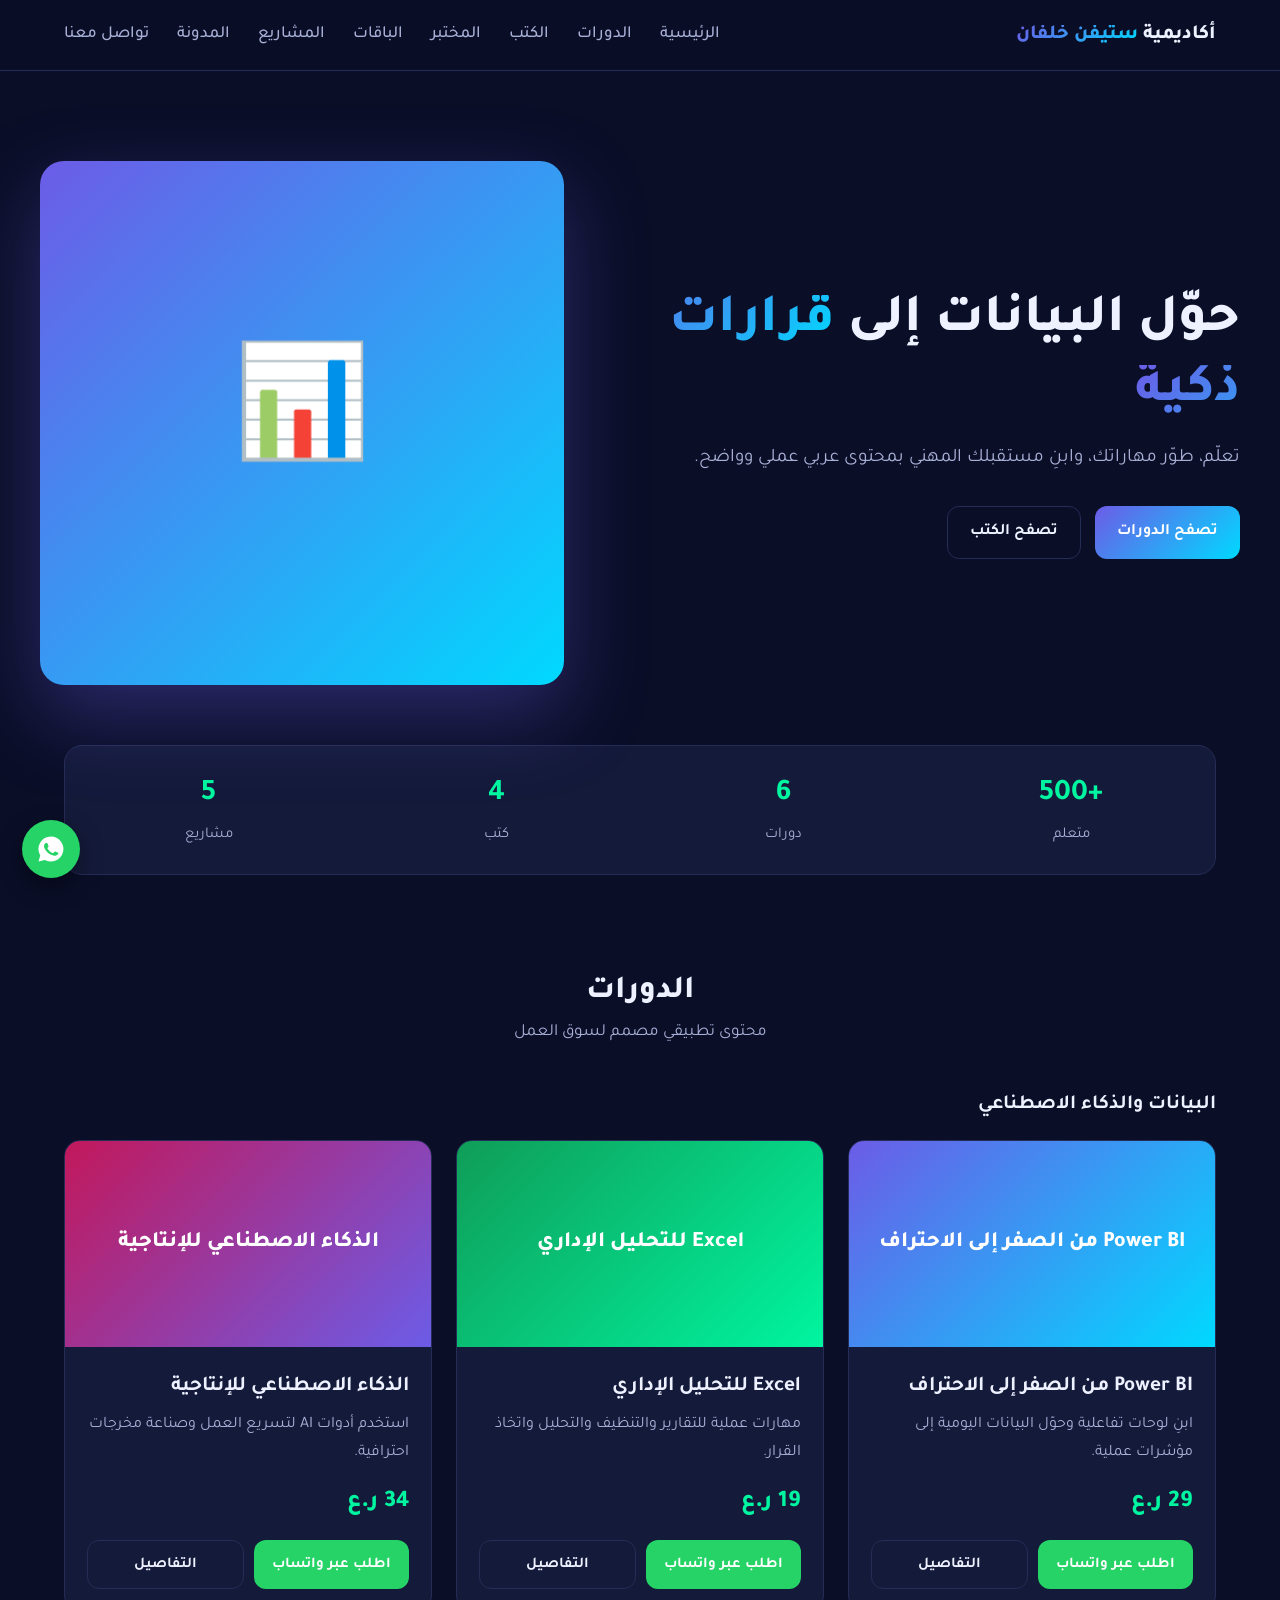
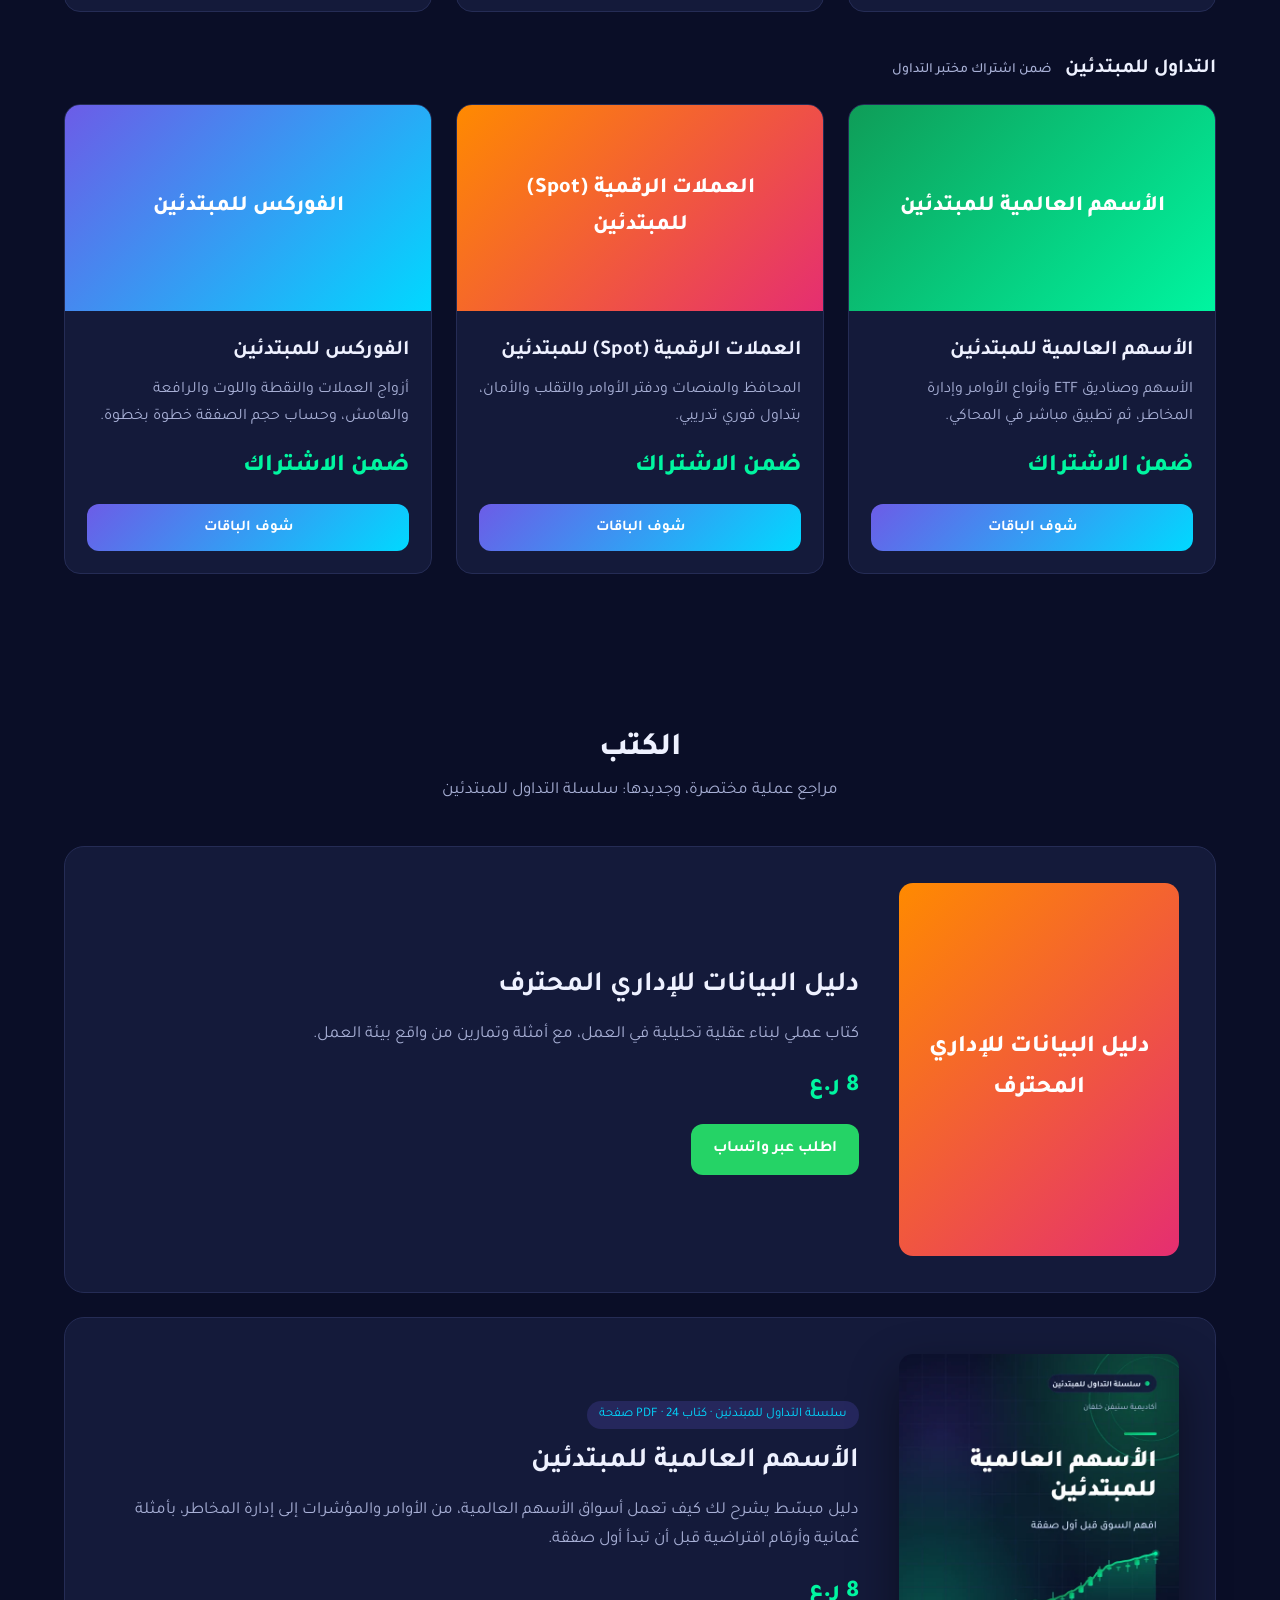
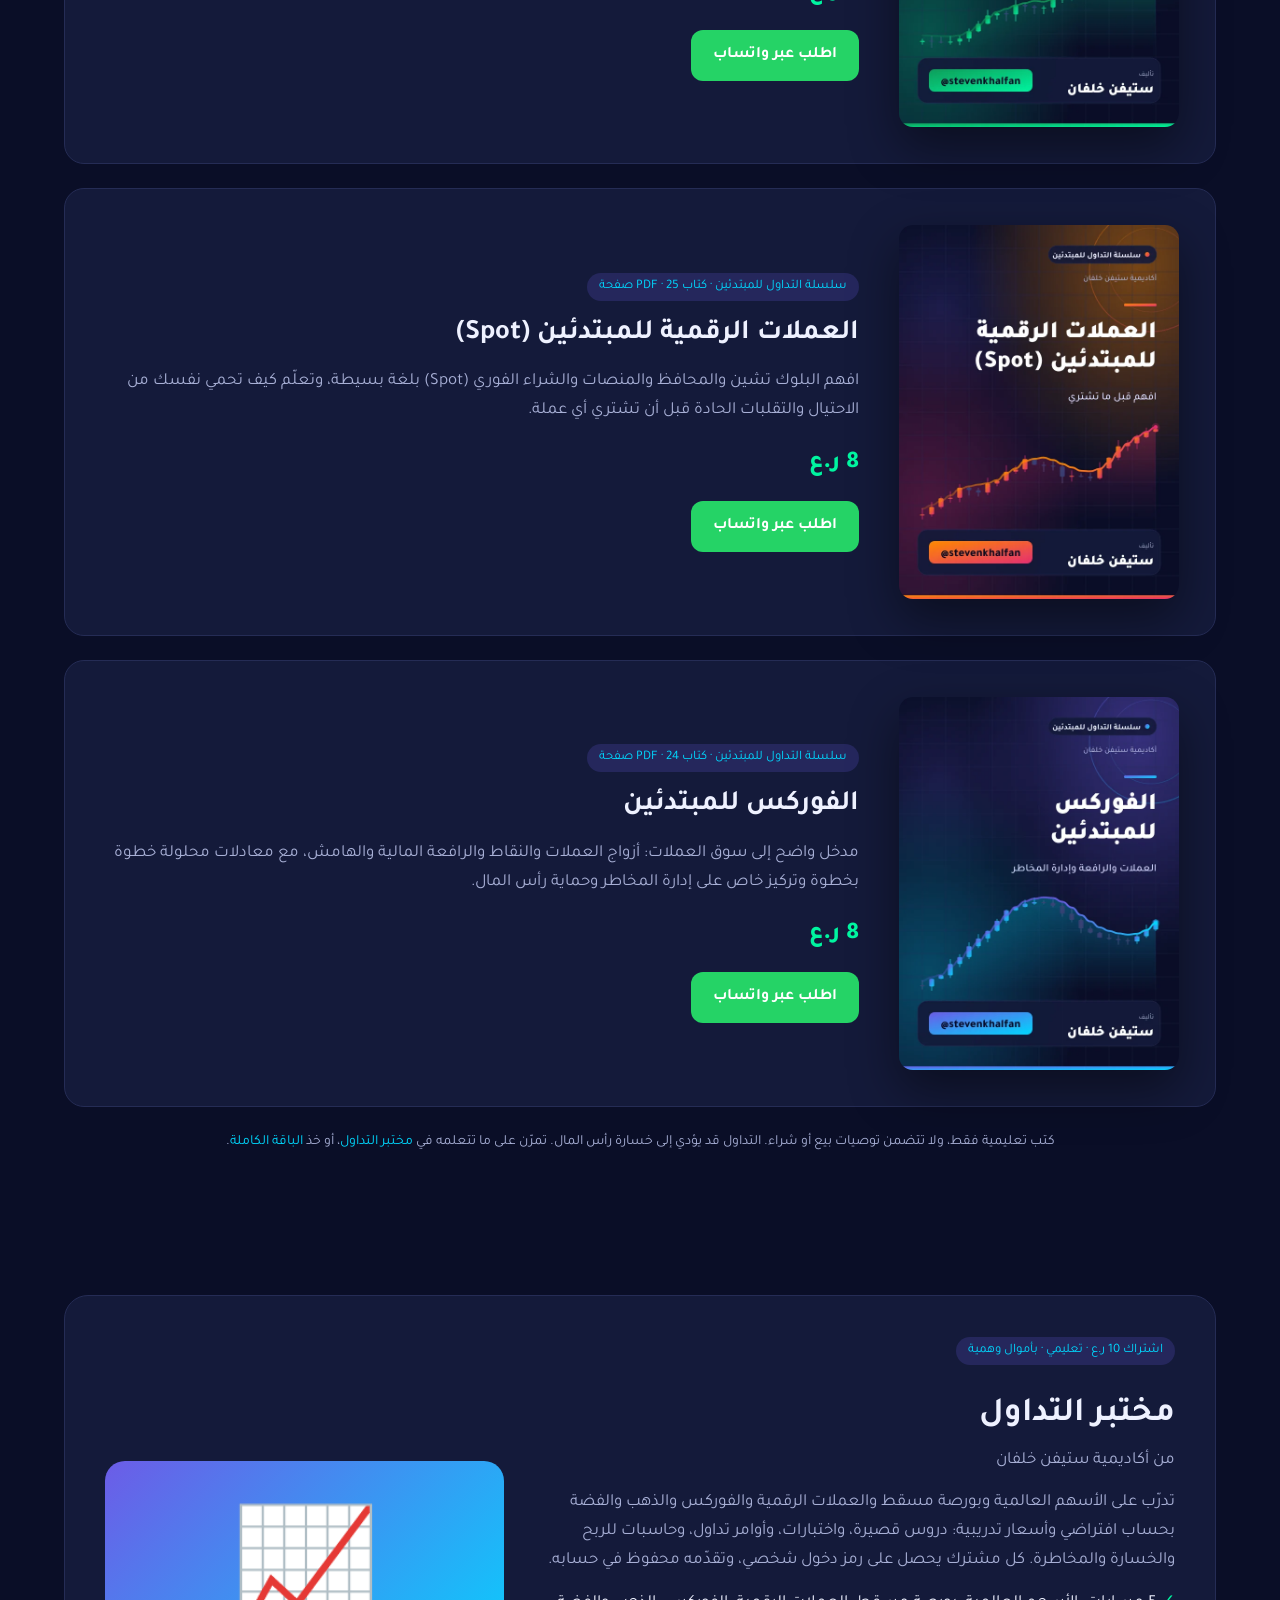
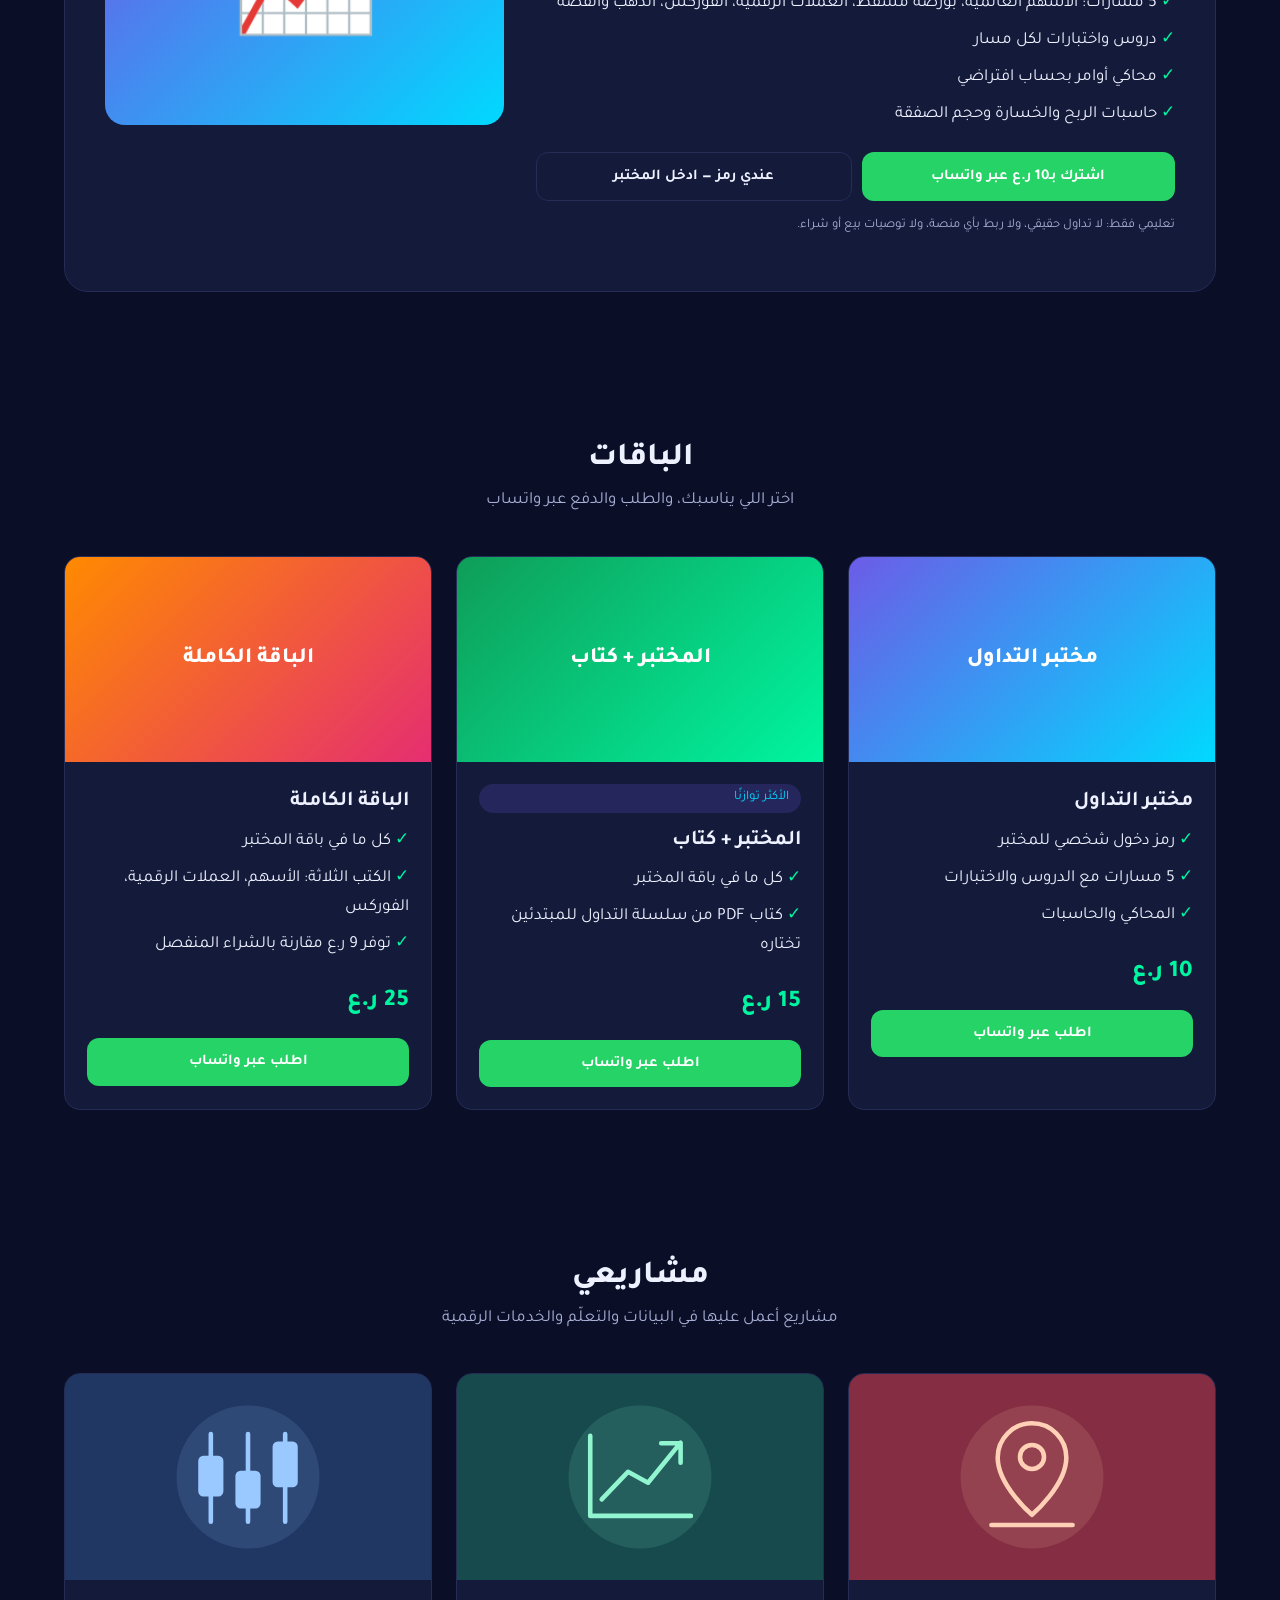
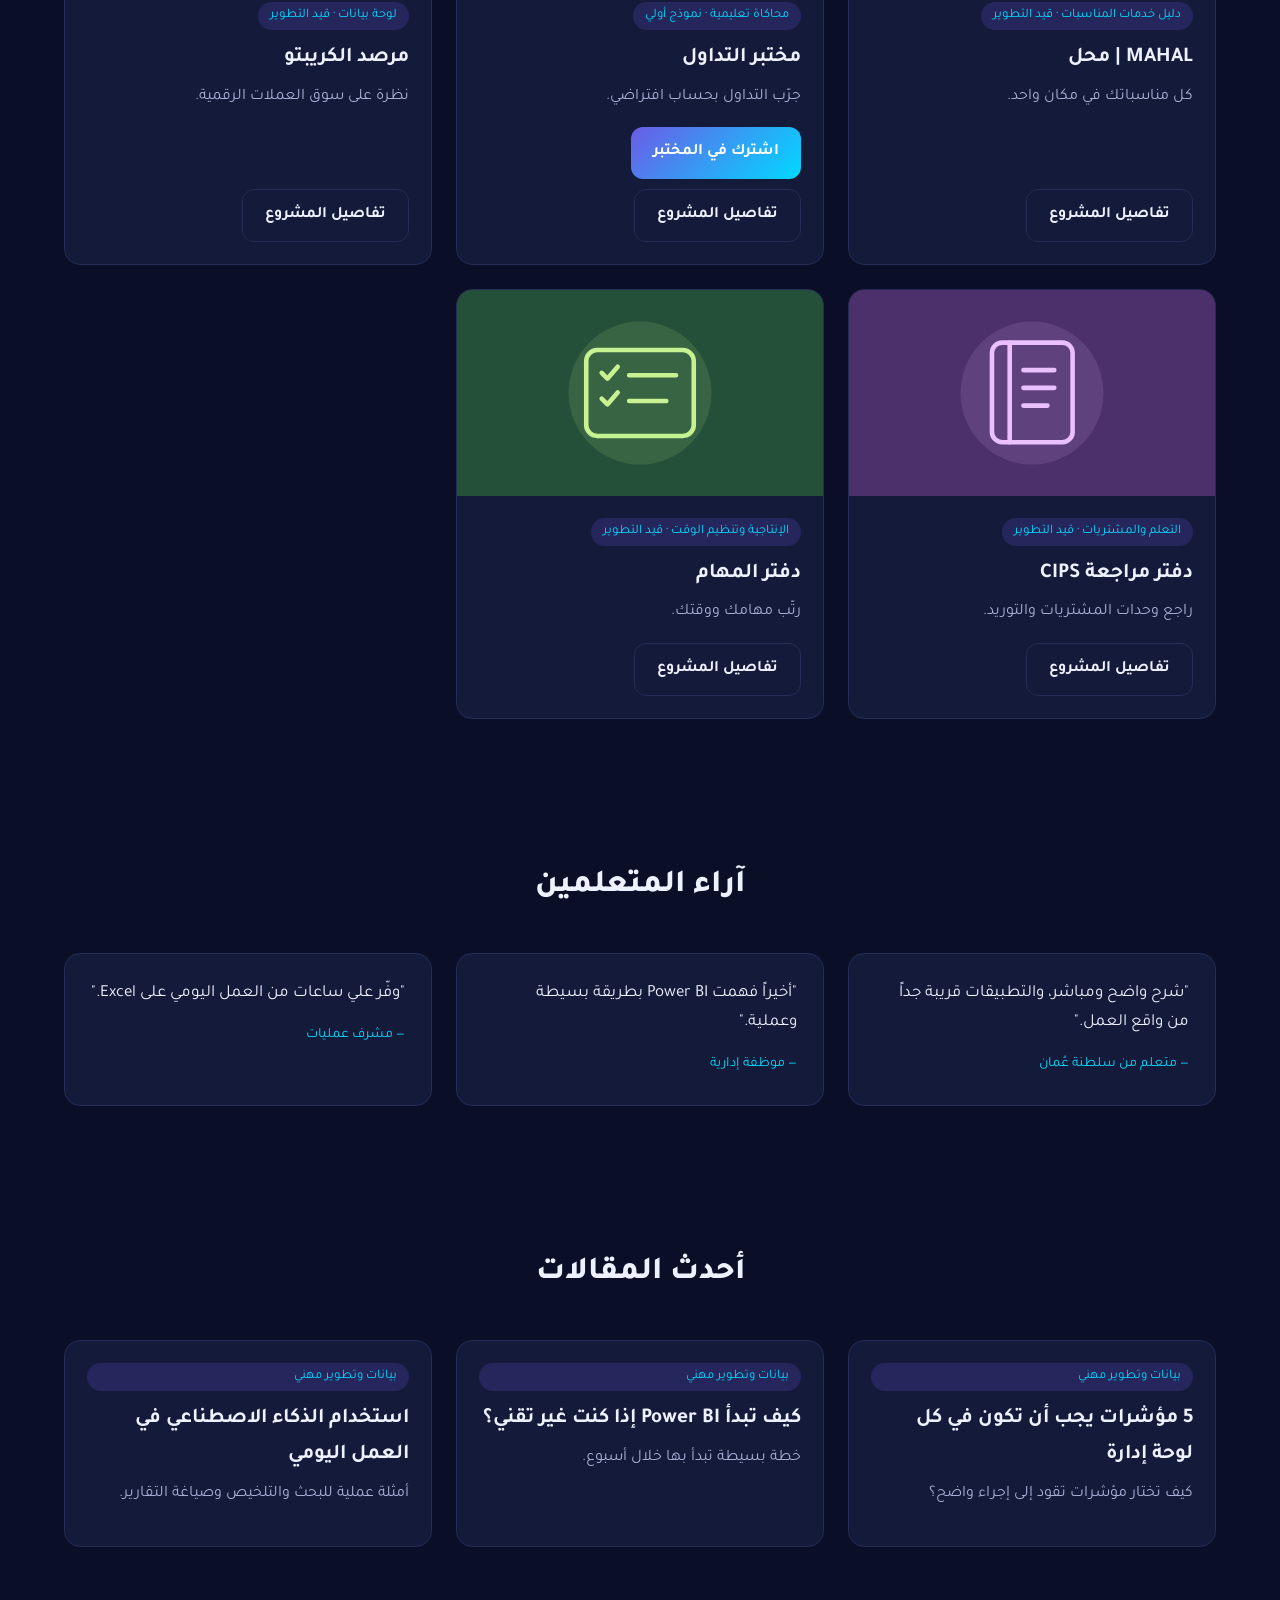
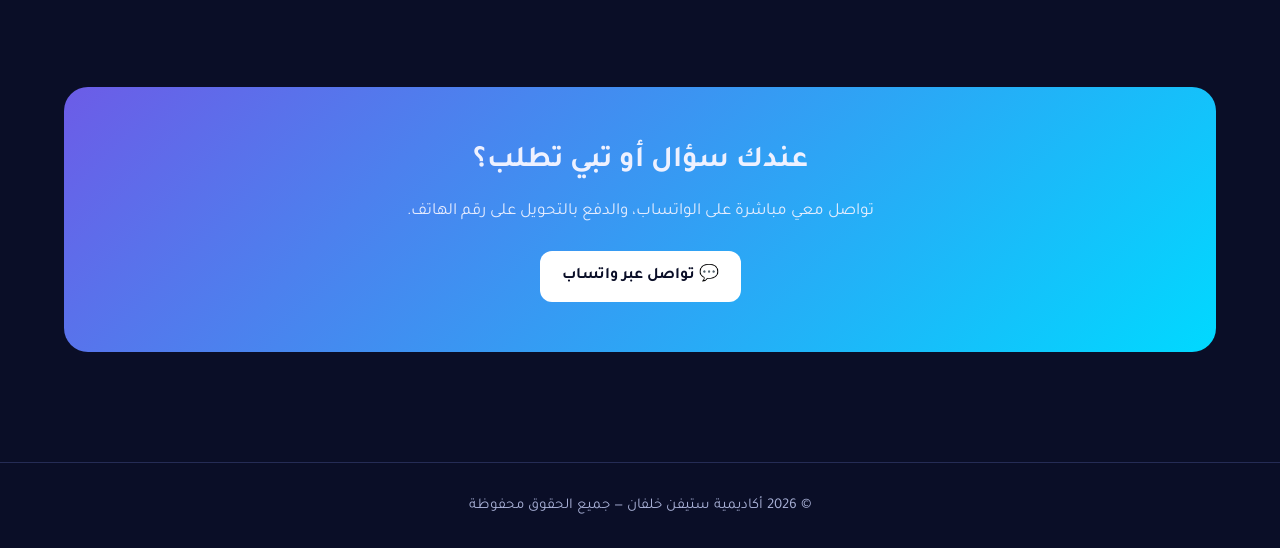
<file: index.html>
<!DOCTYPE html>
<html lang="ar" dir="rtl">
<head>
<meta charset="UTF-8">
<meta name="viewport" content="width=device-width, initial-scale=1.0">
<title>أكاديمية ستيفن خلفان | Steven Khalfan Academy</title>
<link href="https://fonts.googleapis.com/css2?family=Tajawal:wght@400;500;700;800&display=swap" rel="stylesheet">
<style>
  :root{
    --bg:#0A0E27; --card:#141A3A; --border:#252C55;
    --primary:#6C5CE7; --accent:#00D9FF; --green:#00F5A0;
    --text:#EEF1FF; --muted:#A8B0D6;
    --grad:linear-gradient(135deg,#6C5CE7,#00D9FF);
  }
  *{box-sizing:border-box;margin:0;padding:0}
  html{scroll-behavior:smooth}
  body{font-family:'Tajawal',sans-serif;background:var(--bg);color:var(--text);line-height:1.7;font-size:17px}
  a{color:inherit;text-decoration:none}
  .container{max-width:1200px;margin:0 auto;padding:0 24px}
  header{position:sticky;top:0;z-index:50;background:rgba(10,14,39,.92);backdrop-filter:blur(8px);border-bottom:1px solid var(--border)}
  .nav{display:flex;align-items:center;justify-content:space-between;height:70px}
  .logo{font-weight:800;font-size:20px}
  .logo span{background:var(--grad);-webkit-background-clip:text;color:transparent}
  .menu{display:flex;gap:28px;list-style:none}
  .menu a{color:var(--muted);font-weight:500;transition:.2s}
  .menu a:hover{color:var(--accent)}
  .burger{display:none;background:none;border:0;color:var(--text);font-size:28px;cursor:pointer}
  .btn{display:inline-flex;align-items:center;justify-content:center;gap:8px;padding:12px 22px;border-radius:12px;font-weight:700;font-size:16px;border:0;cursor:pointer;transition:.2s;white-space:nowrap}
  .btn-main{background:var(--grad);color:#fff}
  .btn-ghost{background:transparent;color:var(--text);border:1px solid var(--border)}
  .btn-wa{background:#25D366;color:#fff}
  .btn:hover{transform:translateY(-2px);opacity:.95}
  .hero{padding:90px 0 60px}
  .hero-grid{display:grid;grid-template-columns:1.2fr 1fr;gap:48px;align-items:center}
  .hero h1{font-size:clamp(34px,5vw,54px);line-height:1.3;font-weight:800;margin-bottom:16px}
  .hero h1 span{background:var(--grad);-webkit-background-clip:text;color:transparent}
  .hero p{color:var(--muted);font-size:19px;margin-bottom:30px}
  .hero-btns{display:flex;gap:14px;flex-wrap:wrap}
  .hero-art{aspect-ratio:1/1;border-radius:24px;background:var(--grad);display:flex;align-items:center;justify-content:center;font-size:110px;box-shadow:0 30px 80px rgba(108,92,231,.35)}
  .stats{display:grid;grid-template-columns:repeat(4,1fr);background:var(--card);border:1px solid var(--border);border-radius:18px;margin-bottom:20px}
  .stat{text-align:center;padding:24px 10px}
  .stat b{display:block;font-size:30px;color:var(--green)}
  .stat small{color:var(--muted);font-size:15px}
  section{padding:70px 0}
  .title{text-align:center;margin-bottom:40px}
  .title h2{font-size:32px;font-weight:800}
  .title p{color:var(--muted)}
  .grid{display:grid;grid-template-columns:repeat(auto-fill,minmax(300px,1fr));gap:24px}
  .card{background:var(--card);border:1px solid var(--border);border-radius:16px;overflow:hidden;display:flex;flex-direction:column;transition:.25s}
  .card:hover{transform:translateY(-6px);border-color:var(--primary)}
  .cover{aspect-ratio:16/9;display:flex;align-items:center;justify-content:center;padding:20px;text-align:center;font-weight:800;font-size:22px;color:#fff}
  .project-cover{display:block;width:100%;height:auto;aspect-ratio:16/9}
  .project-card .tag,.project-card .btn{align-self:flex-start}
  .project-grid{grid-template-columns:repeat(auto-fit,minmax(min(100%,300px),1fr))}
  #projects{scroll-margin-top:70px}
  .c1{background:linear-gradient(135deg,#6C5CE7,#00D9FF)}
  .c2{background:linear-gradient(135deg,#0F9D58,#00F5A0)}
  .c3{background:linear-gradient(135deg,#C2185B,#6C5CE7)}
  .c4{background:linear-gradient(135deg,#FF8A00,#E52E71)}
  .card-body{padding:22px;display:flex;flex-direction:column;flex:1}
  .card-body h3{font-size:21px;margin-bottom:8px}
  .card-body p{color:var(--muted);font-size:16px;flex:1;margin-bottom:16px}
  .price{font-size:24px;font-weight:800;color:var(--green);margin-bottom:16px}
  .card-btns{display:flex;gap:10px}
  .card-btns .btn{flex:1;padding:11px 12px;font-size:15px}
  .book{display:grid;grid-template-columns:280px 1fr;gap:40px;align-items:center;background:var(--card);border:1px solid var(--border);border-radius:20px;padding:36px}
  .book .cover{aspect-ratio:3/4;border-radius:14px;font-size:24px}
  .book h3{font-size:28px;margin-bottom:10px}
  .book p{color:var(--muted);margin-bottom:18px}
  .book-img{display:block;width:100%;height:auto;aspect-ratio:3/4;border-radius:14px;box-shadow:0 20px 50px rgba(0,0,0,.45)}
  .group-title{font-size:20px;margin:8px 0 18px;color:var(--text)}
  .group-title small{font-size:14px;color:var(--muted);font-weight:500;margin-inline-start:8px}
  #tradingGrid{margin-bottom:8px}
  #coursesGrid + .group-title{margin-top:40px}
  .lab-box{display:grid;grid-template-columns:1.6fr 1fr;gap:32px;align-items:center;background:var(--card);border:1px solid var(--border);border-radius:24px;padding:40px}
  .lab-box h2{font-size:34px;margin:12px 0 2px}
  .lab-sub{color:var(--accent);margin-bottom:14px}
  .lab-box p{color:var(--muted);margin-bottom:14px}
  .lab-list{list-style:none;padding:0;margin:0 0 22px;display:grid;gap:8px}
  .lab-list li::before{content:"✓ ";color:var(--green)}
  .lab-note{font-size:13px;margin-top:14px}
  .lab-art{font-size:120px;text-align:center;background:var(--grad);border-radius:20px;padding:30px 0}
  .books-note a{color:var(--accent)}
  .books-note{text-align:center;color:var(--muted);font-size:14px;margin-top:8px}
  .quote{background:var(--card);border:1px solid var(--border);border-radius:16px;padding:26px}
  .quote p{font-size:17px;margin-bottom:12px}
  .quote small{color:var(--accent)}
  .tag{display:inline-block;background:rgba(108,92,231,.2);color:var(--accent);padding:3px 12px;border-radius:20px;font-size:13px;margin-bottom:10px}
  .contact{text-align:center;background:var(--grad);border-radius:24px;padding:50px 24px}
  .contact h2{font-size:30px;margin-bottom:10px}
  .contact p{margin-bottom:24px;opacity:.95}
  .contact .btn{background:#fff;color:#0A0E27}
  footer{text-align:center;color:var(--muted);padding:30px 0;border-top:1px solid var(--border);margin-top:40px;font-size:15px}
  .wa-float{position:fixed;bottom:22px;left:22px;width:58px;height:58px;border-radius:50%;background:#25D366;display:flex;align-items:center;justify-content:center;box-shadow:0 8px 24px rgba(0,0,0,.4);z-index:60}
  .wa-float svg{width:30px;height:30px;fill:#fff}
  @media(max-width:900px){
    .menu{display:none;position:absolute;top:70px;right:0;left:0;flex-direction:column;gap:0;background:var(--bg);border-bottom:1px solid var(--border)}
    .menu.open{display:flex}
    .menu a{display:block;padding:14px 24px}
    .burger{display:block}
    .hero-grid,.book{grid-template-columns:1fr}
    .hero-art{max-width:320px;margin:0 auto;font-size:80px}
    .stats{grid-template-columns:repeat(2,1fr)}
    .book .cover,.book-img{max-width:240px;margin:0 auto}
    .lab-box{grid-template-columns:1fr;padding:26px}
    .lab-art{display:none}
  }
</style>
</head>
<body>
<header>
  <div class="container nav">
    <a href="#home" class="logo">أكاديمية <span>ستيفن خلفان</span></a>
    <ul class="menu" id="menu">
      <li><a href="#home">الرئيسية</a></li>
      <li><a href="#courses">الدورات</a></li>
      <li><a href="#books">الكتب</a></li>
      <li><a href="#lab">المختبر</a></li>
      <li><a href="#packages">الباقات</a></li>
      <li><a href="#projects">المشاريع</a></li>
      <li><a href="#blog">المدونة</a></li>
      <li><a href="#contact">تواصل معنا</a></li>
    </ul>
    <button class="burger" onclick="document.getElementById('menu').classList.toggle('open')">☰</button>
  </div>
</header>

<div class="container hero" id="home">
  <div class="hero-grid">
    <div>
      <h1>حوّل البيانات إلى <span>قرارات ذكية</span></h1>
      <p>تعلّم، طوّر مهاراتك، وابنِ مستقبلك المهني بمحتوى عربي عملي وواضح.</p>
      <div class="hero-btns">
        <a href="#courses" class="btn btn-main">تصفح الدورات</a>
        <a href="#books" class="btn btn-ghost">تصفح الكتب</a>
      </div>
    </div>
    <div class="hero-art">📊</div>
  </div>
</div>

<div class="container">
  <div class="stats">
    <div class="stat"><b>+500</b><small>متعلم</small></div>
    <div class="stat"><b id="sCourses">0</b><small>دورات</small></div>
    <div class="stat"><b id="sBooks">0</b><small>كتب</small></div>
    <div class="stat"><b>5</b><small>مشاريع</small></div>
  </div>
</div>

<section id="courses"><div class="container">
  <div class="title"><h2>الدورات</h2><p>محتوى تطبيقي مصمم لسوق العمل</p></div>
  <h3 class="group-title">البيانات والذكاء الاصطناعي</h3>
  <div class="grid" id="coursesGrid"></div>
  <h3 class="group-title">التداول للمبتدئين <small>ضمن اشتراك مختبر التداول</small></h3>
  <div class="grid" id="tradingGrid"></div>
</div></section>

<section id="books"><div class="container">
  <div class="title"><h2>الكتب</h2><p>مراجع عملية مختصرة، وجديدها: سلسلة التداول للمبتدئين</p></div>
  <div id="booksBox"></div>
</div></section>

<section id="lab"><div class="container">
  <div class="lab-box">
    <div>
      <span class="tag">اشتراك 10 ر.ع · تعليمي · بأموال وهمية</span>
      <h2>مختبر التداول</h2>
      <p class="lab-sub">من أكاديمية ستيفن خلفان</p>
      <p>تدرّب على الأسهم العالمية وبورصة مسقط والعملات الرقمية والفوركس والذهب والفضة بحساب افتراضي وأسعار تدريبية: دروس قصيرة، واختبارات، وأوامر تداول، وحاسبات للربح والخسارة والمخاطرة. كل مشترك يحصل على رمز دخول شخصي، وتقدّمه محفوظ في حسابه.</p>
      <ul class="lab-list"><li>5 مسارات: الأسهم العالمية، بورصة مسقط، العملات الرقمية، الفوركس، الذهب والفضة</li><li>دروس واختبارات لكل مسار</li><li>محاكي أوامر بحساب افتراضي</li><li>حاسبات الربح والخسارة وحجم الصفقة</li></ul>
      <div class="card-btns"><a class="btn btn-wa" id="labBuy" target="_blank" rel="noopener" href="#">اشترك بـ10 ر.ع عبر واتساب</a>
      <a class="btn btn-ghost" href="https://steven-khalfan-trading-lab.vercel.app/app" target="_blank" rel="noopener">عندي رمز — ادخل المختبر</a></div>
      <p class="lab-note">تعليمي فقط: لا تداول حقيقي، ولا ربط بأي منصة، ولا توصيات بيع أو شراء.</p>
    </div>
    <div class="lab-art" aria-hidden="true">📈</div>
  </div>
</div></section>

<section id="packages"><div class="container">
  <div class="title"><h2>الباقات</h2><p>اختر اللي يناسبك، والطلب والدفع عبر واتساب</p></div>
  <div class="grid" id="packagesGrid"></div>
</div></section>

<section id="projects"><div class="container">
  <div class="title"><h2>مشاريعي</h2><p>مشاريع أعمل عليها في البيانات والتعلّم والخدمات الرقمية</p></div>
  <div class="grid project-grid" id="projectsGrid">
    <article class="card project-card">
      <img class="project-cover" src="assets/projects/mahal.svg" width="640" height="360" alt="" loading="lazy">
      <div class="card-body">
        <span class="tag">دليل خدمات المناسبات · قيد التطوير</span>
        <h3>MAHAL | محل</h3>
        <p>كل مناسباتك في مكان واحد.</p>
        <a class="btn btn-ghost" href="projects.html#mahal" aria-label="تفاصيل مشروع MAHAL | محل">تفاصيل المشروع</a>
      </div>
    </article>
    <article class="card project-card">
      <img class="project-cover" src="assets/projects/trading-lab.svg" width="640" height="360" alt="" loading="lazy">
      <div class="card-body">
        <span class="tag">محاكاة تعليمية · نموذج أولي</span>
        <h3>مختبر التداول</h3>
        <p>جرّب التداول بحساب افتراضي.</p>
        <a class="btn btn-main" style="margin-bottom:10px" href="#lab">اشترك في المختبر</a>
        <a class="btn btn-ghost" href="projects.html#trading-lab" aria-label="تفاصيل مشروع مختبر التداول">تفاصيل المشروع</a>
      </div>
    </article>
    <article class="card project-card">
      <img class="project-cover" src="assets/projects/crypto-observatory.svg" width="640" height="360" alt="" loading="lazy">
      <div class="card-body">
        <span class="tag">لوحة بيانات · قيد التطوير</span>
        <h3>مرصد الكريبتو</h3>
        <p>نظرة على سوق العملات الرقمية.</p>
        <a class="btn btn-ghost" href="projects.html#crypto-observatory" aria-label="تفاصيل مشروع مرصد الكريبتو">تفاصيل المشروع</a>
      </div>
    </article>
    <article class="card project-card">
      <img class="project-cover" src="assets/projects/cips-review.svg" width="640" height="360" alt="" loading="lazy">
      <div class="card-body">
        <span class="tag">التعلم والمشتريات · قيد التطوير</span>
        <h3>دفتر مراجعة CIPS</h3>
        <p>راجع وحدات المشتريات والتوريد.</p>
        <a class="btn btn-ghost" href="projects.html#cips-review" aria-label="تفاصيل مشروع دفتر مراجعة CIPS">تفاصيل المشروع</a>
      </div>
    </article>
    <article class="card project-card">
      <img class="project-cover" src="assets/projects/task-notebook.svg" width="640" height="360" alt="" loading="lazy">
      <div class="card-body">
        <span class="tag">الإنتاجية وتنظيم الوقت · قيد التطوير</span>
        <h3>دفتر المهام</h3>
        <p>رتّب مهامك ووقتك.</p>
        <a class="btn btn-ghost" href="projects.html#task-notebook" aria-label="تفاصيل مشروع دفتر المهام">تفاصيل المشروع</a>
      </div>
    </article>
  </div>
</div></section>

<section><div class="container">
  <div class="title"><h2>آراء المتعلمين</h2></div>
  <div class="grid" id="quotesGrid"></div>
</div></section>

<section id="blog"><div class="container">
  <div class="title"><h2>أحدث المقالات</h2></div>
  <div class="grid" id="blogGrid"></div>
</div></section>

<section id="contact"><div class="container">
  <div class="contact">
    <h2>عندك سؤال أو تبي تطلب؟</h2>
    <p>تواصل معي مباشرة على الواتساب، والدفع بالتحويل على رقم الهاتف.</p>
    <a class="btn" target="_blank" id="contactBtn">💬 تواصل عبر واتساب</a>
  </div>
</div></section>

<footer>© <span id="year"></span> أكاديمية ستيفن خلفان — جميع الحقوق محفوظة</footer>

<a class="wa-float" target="_blank" id="waFloat" aria-label="WhatsApp">
  <svg viewBox="0 0 24 24"><path d="M12 2a10 10 0 0 0-8.6 15.1L2 22l5-1.3A10 10 0 1 0 12 2zm5.3 14.1c-.2.6-1.3 1.2-1.8 1.2-.5.1-1 .2-3.3-.7-2.8-1.1-4.5-3.9-4.7-4.1-.1-.2-1.1-1.5-1.1-2.8s.7-2 1-2.3c.2-.3.5-.3.7-.3h.5c.2 0 .4 0 .6.5l.8 2c.1.2.1.3 0 .5l-.3.5-.4.4c-.1.1-.3.3-.1.6.2.3.8 1.3 1.7 2.1 1.2 1 2.1 1.3 2.4 1.5.3.1.5.1.6-.1l.9-1c.2-.3.4-.2.6-.1l1.9.9c.3.1.5.2.5.3.1.2.1.7-.1 1.3z"/></svg>
</a>

<script>
/* ===== ✏️ عدّل هنا فقط ===== */
const WHATSAPP = "96895556767";

const COURSES = [
  { title:"Power BI من الصفر إلى الاحتراف", desc:"ابنِ لوحات تفاعلية وحوّل البيانات اليومية إلى مؤشرات عملية.", price:29, color:"c1" },
  { title:"Excel للتحليل الإداري", desc:"مهارات عملية للتقارير والتنظيف والتحليل واتخاذ القرار.", price:19, color:"c2" },
  { title:"الذكاء الاصطناعي للإنتاجية", desc:"استخدم أدوات AI لتسريع العمل وصناعة مخرجات احترافية.", price:34, color:"c3" }
];

const BOOKS = [
  { title:"دليل البيانات للإداري المحترف", desc:"كتاب عملي لبناء عقلية تحليلية في العمل، مع أمثلة وتمارين من واقع بيئة العمل.", price:8, color:"c4" },
  { title:"الأسهم العالمية للمبتدئين", tag:"سلسلة التداول للمبتدئين · كتاب PDF · 24 صفحة", desc:"دليل مبسّط يشرح لك كيف تعمل أسواق الأسهم العالمية، من الأوامر والمؤشرات إلى إدارة المخاطر، بأمثلة عُمانية وأرقام افتراضية قبل أن تبدأ أول صفقة.", price:8, color:"c2", cover:"assets/books/stocks.webp" },
  { title:"العملات الرقمية للمبتدئين (Spot)", tag:"سلسلة التداول للمبتدئين · كتاب PDF · 25 صفحة", desc:"افهم البلوك تشين والمحافظ والمنصات والشراء الفوري (Spot) بلغة بسيطة، وتعلّم كيف تحمي نفسك من الاحتيال والتقلبات الحادة قبل أن تشتري أي عملة.", price:8, color:"c4", cover:"assets/books/crypto.webp" },
  { title:"الفوركس للمبتدئين", tag:"سلسلة التداول للمبتدئين · كتاب PDF · 24 صفحة", desc:"مدخل واضح إلى سوق العملات: أزواج العملات والنقاط والرافعة المالية والهامش، مع معادلات محلولة خطوة بخطوة وتركيز خاص على إدارة المخاطر وحماية رأس المال.", price:8, color:"c1", cover:"assets/books/forex.webp" }
];
const BOOKS_NOTE = "كتب تعليمية فقط، ولا تتضمن توصيات بيع أو شراء. التداول قد يؤدي إلى خسارة رأس المال. تمرّن على ما تتعلمه في <a href=\"#lab\">مختبر التداول</a>، أو خذ <a href=\"#packages\">الباقة الكاملة</a>.";

const LAB_URL = "https://steven-khalfan-trading-lab.vercel.app/app";
const PACKAGES = [
  { title:"مختبر التداول", price:10, color:"c1", items:["رمز دخول شخصي للمختبر","5 مسارات مع الدروس والاختبارات","المحاكي والحاسبات"] },
  { title:"المختبر + كتاب", price:15, color:"c2", items:["كل ما في باقة المختبر","كتاب PDF من سلسلة التداول للمبتدئين تختاره"], tag:"الأكثر توازنًا" },
  { title:"الباقة الكاملة", price:25, color:"c4", items:["كل ما في باقة المختبر","الكتب الثلاثة: الأسهم، العملات الرقمية، الفوركس","توفر 9 ر.ع مقارنة بالشراء المنفصل"] }
];
const TRADING = [
  { title:"الأسهم العالمية للمبتدئين", desc:"الأسهم وصناديق ETF وأنواع الأوامر وإدارة المخاطر، ثم تطبيق مباشر في المحاكي.", color:"c2" },
  { title:"العملات الرقمية (Spot) للمبتدئين", desc:"المحافظ والمنصات ودفتر الأوامر والتقلب والأمان، بتداول فوري تدريبي.", color:"c4" },
  { title:"الفوركس للمبتدئين", desc:"أزواج العملات والنقطة واللوت والرافعة والهامش، وحساب حجم الصفقة خطوة بخطوة.", color:"c1" }
];

const QUOTES = [
  { text:"شرح واضح ومباشر، والتطبيقات قريبة جداً من واقع العمل.", name:"متعلم من سلطنة عُمان" },
  { text:"أخيراً فهمت Power BI بطريقة بسيطة وعملية.", name:"موظفة إدارية" },
  { text:"وفّر علي ساعات من العمل اليومي على Excel.", name:"مشرف عمليات" }
];

const POSTS = [
  { title:"5 مؤشرات يجب أن تكون في كل لوحة إدارة", desc:"كيف تختار مؤشرات تقود إلى إجراء واضح؟" },
  { title:"كيف تبدأ Power BI إذا كنت غير تقني؟", desc:"خطة بسيطة تبدأ بها خلال أسبوع." },
  { title:"استخدام الذكاء الاصطناعي في العمل اليومي", desc:"أمثلة عملية للبحث والتلخيص وصياغة التقارير." }
];
/* ============================ */

const wa = msg => `https://wa.me/${WHATSAPP}?text=${encodeURIComponent(msg)}`;
const orderMsg = (t,p) => `السلام عليكم، أرغب بطلب: ${t} — السعر: ${p} ر.ع`;
const infoMsg  = t => `السلام عليكم، أريد معرفة تفاصيل أكثر عن: ${t}`;

function productCard(x){
  return `<div class="card">
    <div class="cover ${x.color||'c1'}">${x.title}</div>
    <div class="card-body">
      <h3>${x.title}</h3><p>${x.desc}</p>
      <div class="price">${x.price} ر.ع</div>
      <div class="card-btns">
        <a class="btn btn-wa" target="_blank" href="${wa(orderMsg(x.title,x.price))}">اطلب عبر واتساب</a>
        <a class="btn btn-ghost" target="_blank" href="${wa(infoMsg(x.title))}">التفاصيل</a>
      </div>
    </div></div>`;
}

document.getElementById('coursesGrid').innerHTML = COURSES.map(productCard).join('');
document.getElementById('tradingGrid').innerHTML = TRADING.map(x => `<div class="card">
    <div class="cover ${x.color}">${x.title}</div>
    <div class="card-body">
      <h3>${x.title}</h3><p>${x.desc}</p>
      <div class="price">ضمن الاشتراك</div>
      <div class="card-btns"><a class="btn btn-main" href="#packages">شوف الباقات</a></div>
    </div></div>`).join('');

document.getElementById('booksBox').innerHTML = BOOKS.map(b => `
  <div class="book" style="margin-bottom:24px">
    ${b.cover ? `<img class="book-img" src="${b.cover}" width="600" height="800" alt="غلاف كتاب ${b.title}" loading="lazy">` : `<div class="cover ${b.color||'c4'}">${b.title}</div>`}
    <div>
      ${b.tag ? `<span class="tag">${b.tag}</span>` : ''}
      <h3>${b.title}</h3><p>${b.desc}</p>
      <div class="price">${b.price} ر.ع</div>
      <a class="btn btn-wa" target="_blank" href="${wa(orderMsg(b.title,b.price))}">اطلب عبر واتساب</a>
    </div>
  </div>`).join('') + `<p class="books-note">${BOOKS_NOTE}</p>`;

document.getElementById('quotesGrid').innerHTML = QUOTES.map(q =>
  `<div class="quote"><p>"${q.text}"</p><small>— ${q.name}</small></div>`).join('');

document.getElementById('blogGrid').innerHTML = POSTS.map(p =>
  `<div class="card"><div class="card-body"><span class="tag">بيانات وتطوير مهني</span>
   <h3>${p.title}</h3><p>${p.desc}</p></div></div>`).join('');

document.getElementById('packagesGrid').innerHTML = PACKAGES.map(x => `<div class="card">
    <div class="cover ${x.color}">${x.title}</div>
    <div class="card-body">
      ${x.tag ? `<span class="tag">${x.tag}</span>` : ''}
      <h3>${x.title}</h3>
      <ul class="lab-list">${x.items.map(i=>`<li>${i}</li>`).join('')}</ul>
      <div class="price">${x.price} ر.ع</div>
      <div class="card-btns"><a class="btn btn-wa" target="_blank" href="${wa(orderMsg('باقة ' + x.title, x.price))}">اطلب عبر واتساب</a></div>
    </div></div>`).join('');
document.getElementById('labBuy').href = wa(orderMsg('اشتراك مختبر التداول', 10));
document.getElementById('sCourses').textContent = COURSES.length + TRADING.length;
document.getElementById('sBooks').textContent = BOOKS.length;
document.getElementById('year').textContent = new Date().getFullYear();
document.getElementById('waFloat').href = wa("السلام عليكم");
document.getElementById('contactBtn').href = wa("السلام عليكم، عندي استفسار عن الأكاديمية");
document.querySelectorAll('.menu a').forEach(a => a.onclick = () => document.getElementById('menu').classList.remove('open'));
</script>
</body>
</html>
</file>
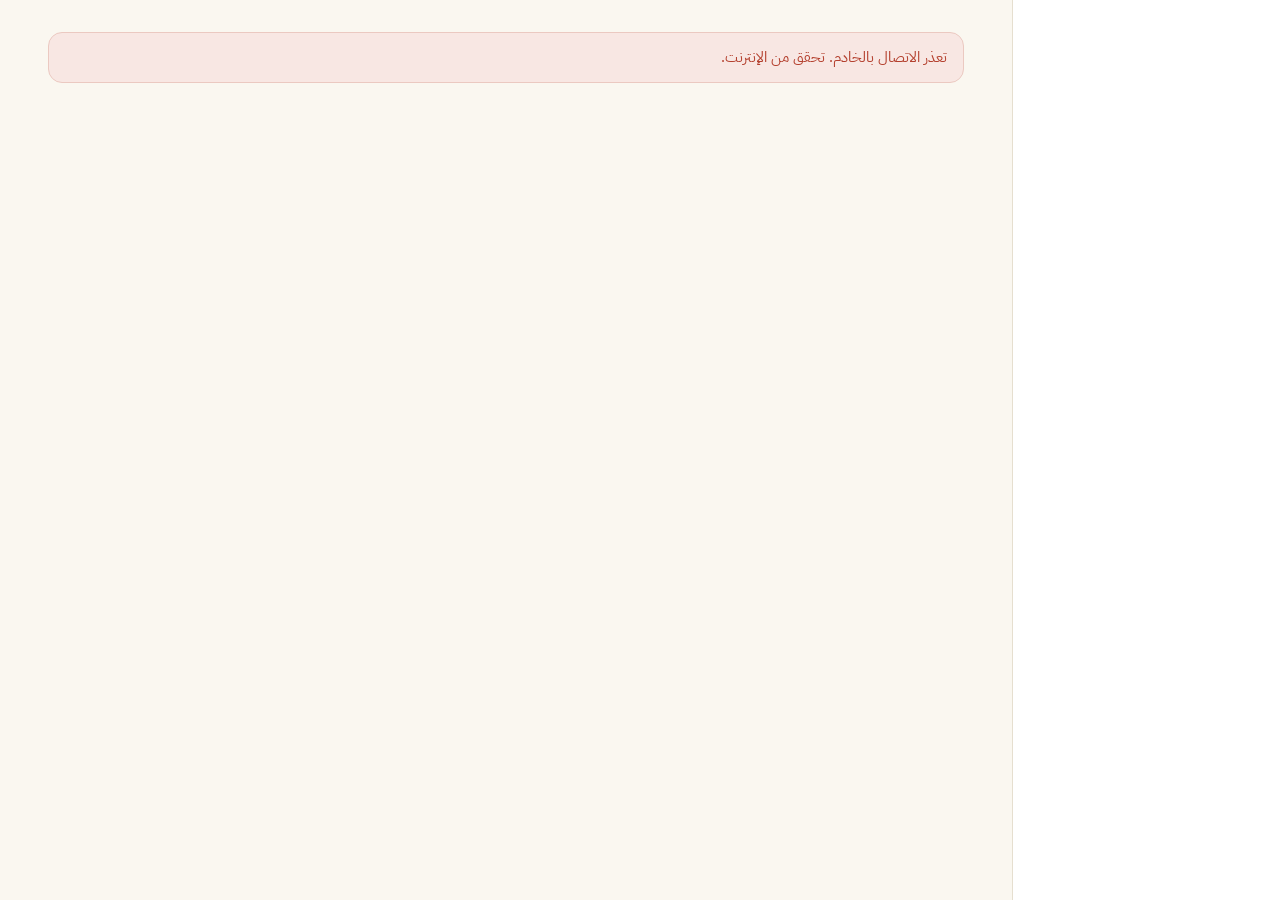
<file: new/index.html>
<!doctype html>
<html lang="ar" dir="rtl">
<head>
  <meta charset="utf-8">
  <meta name="viewport" content="width=device-width, initial-scale=1">
  <title>أكاديمية ستيفن خلفان</title>
  <meta name="description" content="أكاديمية تعليمية للأسواق المالية مع محاكي تداول تدريبي بأموال وهمية.">
  <link rel="preconnect" href="https://fonts.googleapis.com">
  <link rel="preconnect" href="https://fonts.gstatic.com" crossorigin>
  <!-- IBM Plex Sans Arabic — رخصة SIL Open Font License 1.1 -->
  <link rel="stylesheet" href="https://fonts.googleapis.com/css2?family=IBM+Plex+Sans+Arabic:wght@400;500;600;700&display=swap">
  <link rel="stylesheet" href="styles.css">
  <link rel="icon" href="data:image/svg+xml,%3Csvg xmlns='http://www.w3.org/2000/svg' viewBox='0 0 32 32'%3E%3Crect width='32' height='32' rx='8' fill='%230E7A5F'/%3E%3Cpath d='M8 21l6-6 4 4 6-8' stroke='%23FAF7F0' stroke-width='3' fill='none' stroke-linecap='round'/%3E%3C/svg%3E">
</head>
<body>
  <a class="skip" href="#main">تخطَّ إلى المحتوى</a>
  <div class="shell">
    <aside class="sidebar" id="sidebar" aria-label="القائمة الرئيسية"></aside>
    <div class="overlay" id="overlay" hidden></div>
    <div class="content">
      <header class="topbar">
        <button class="icon-btn" id="menuBtn" type="button" aria-controls="sidebar" aria-expanded="false" aria-label="فتح القائمة">
          <svg viewBox="0 0 24 24" width="24" height="24" aria-hidden="true"><path d="M4 7h16M4 12h16M4 17h16" stroke="currentColor" stroke-width="2" stroke-linecap="round"/></svg>
        </button>
        <div class="topbar-brand" id="topBrand"></div>
      </header>
      <main id="main" tabindex="-1"></main>
      <div class="toast" id="toast" role="status" aria-live="polite"></div>
    </div>
  </div>
  <script src="config.js"></script>
  <script src="app.js"></script>
</body>
</html>
</file>
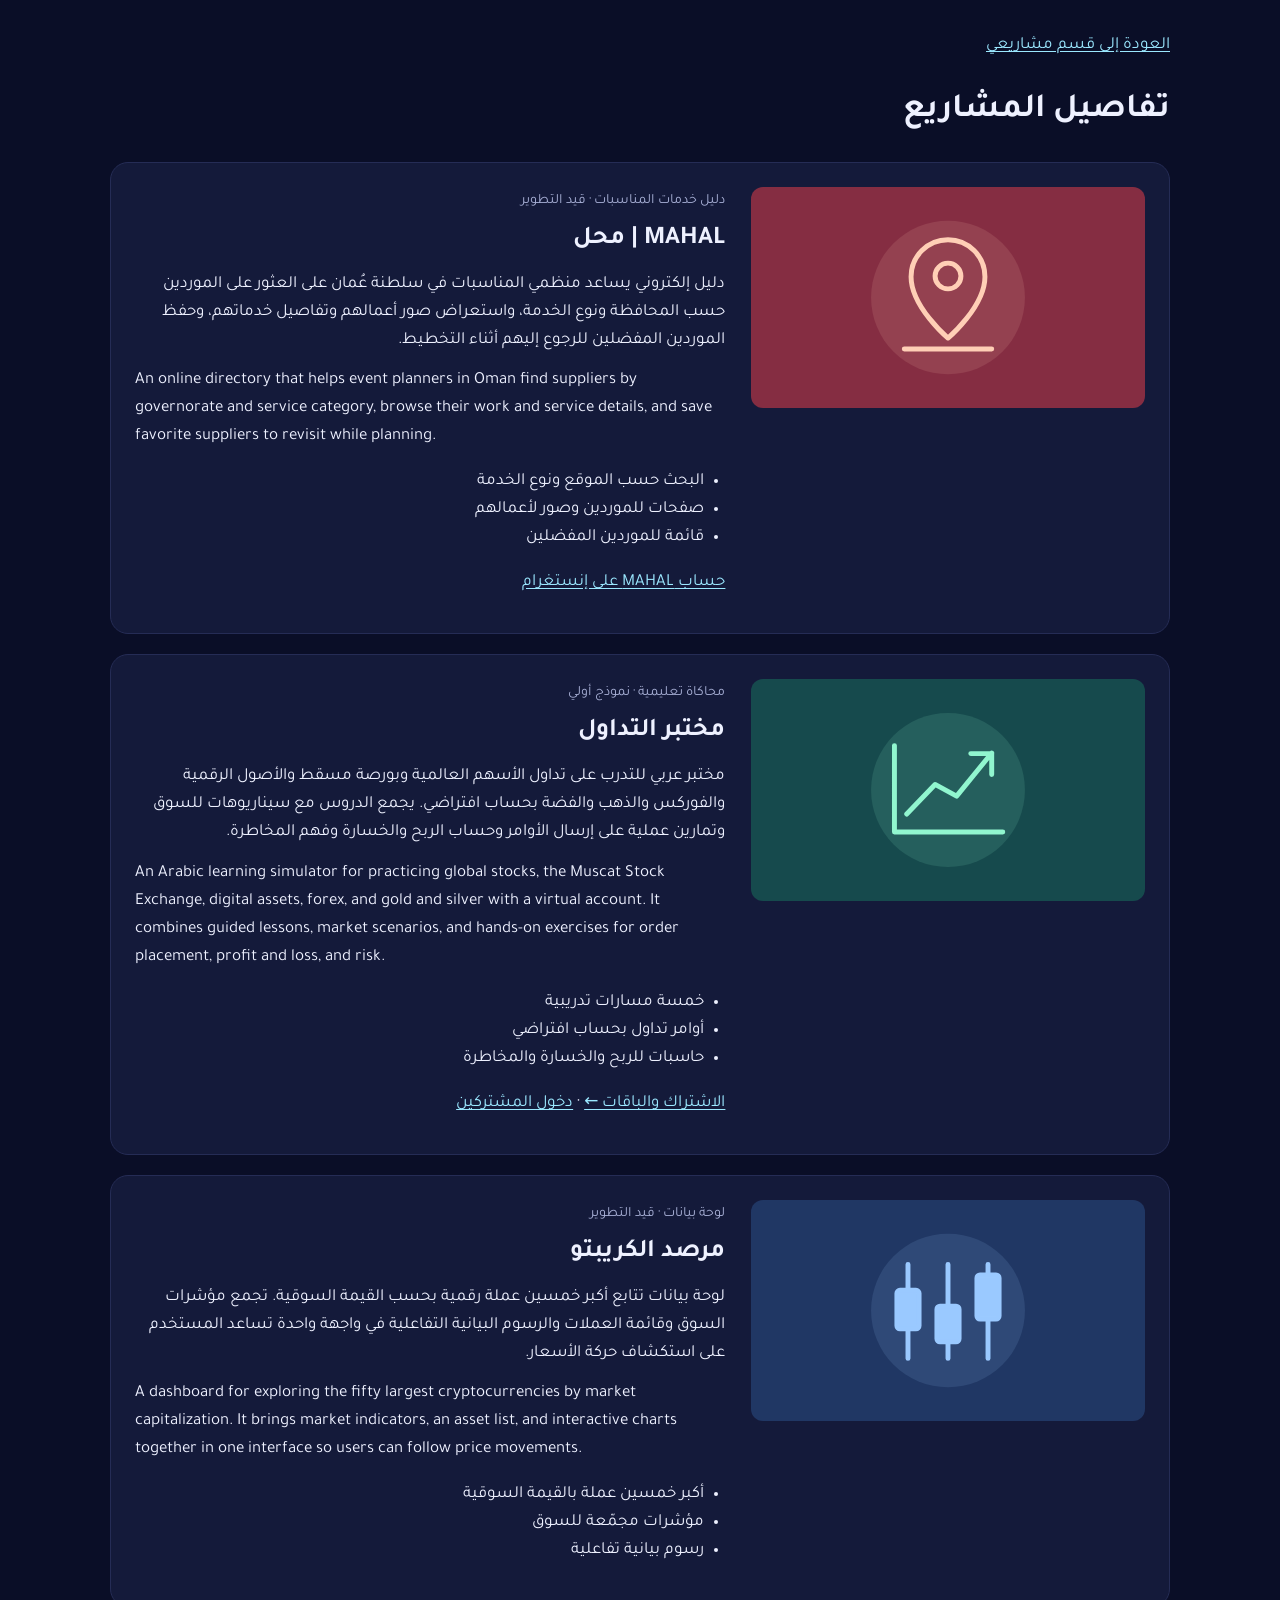
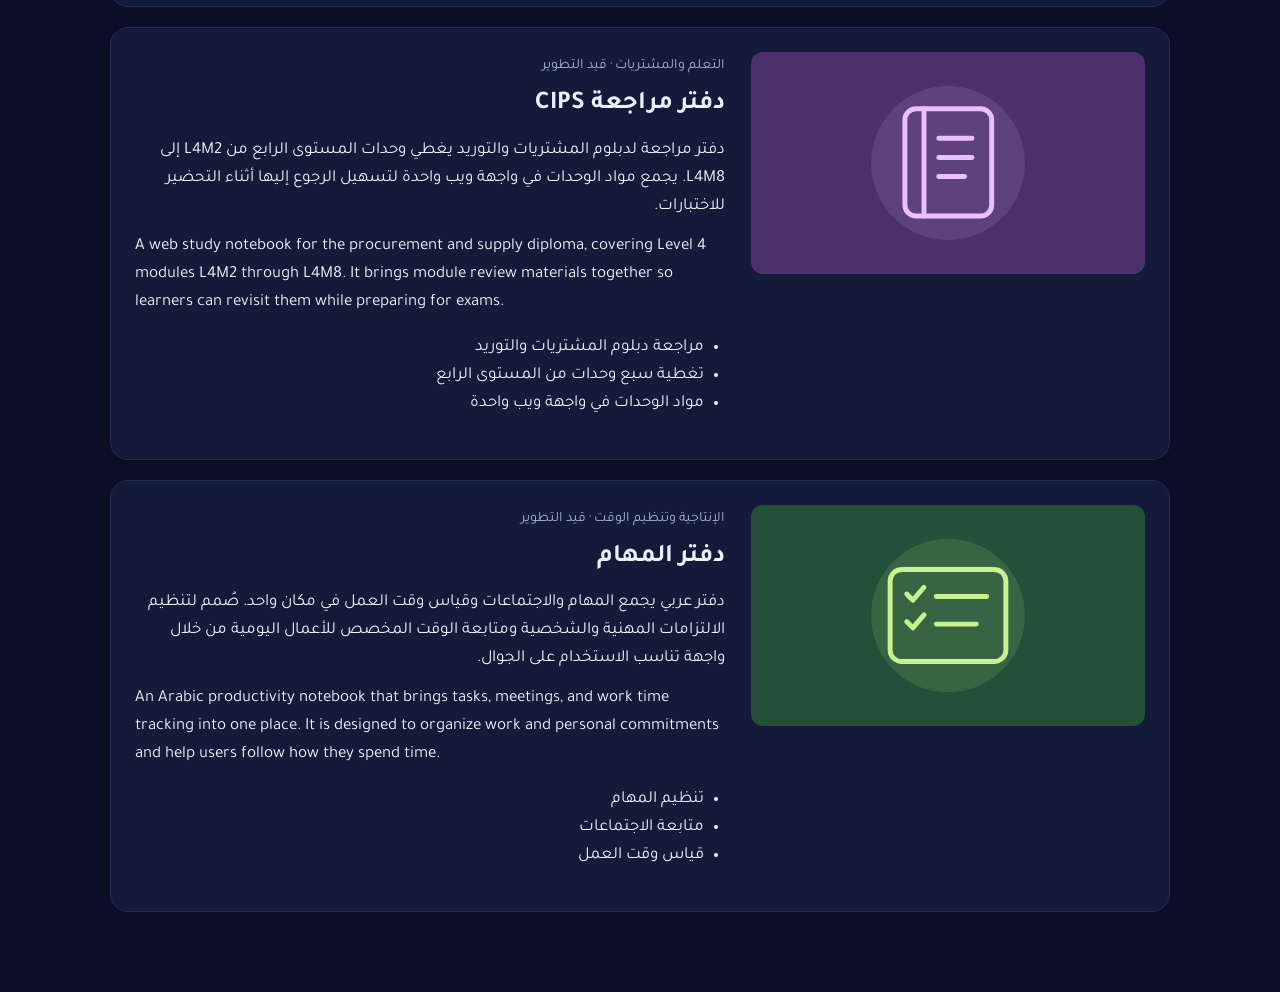
<file: projects.html>
<!doctype html>
<html lang="ar" dir="rtl">
<head>
  <meta charset="utf-8">
  <meta name="viewport" content="width=device-width, initial-scale=1">
  <title>مشاريعي | أكاديمية ستيفن خلفان</title>
  <link href="https://fonts.googleapis.com/css2?family=Tajawal:wght@400;500;700;800&display=swap" rel="stylesheet">
  <style>
    *{box-sizing:border-box}
    body{margin:0;background:#0a0e27;color:#eef1ff;font:17px/1.65 Tajawal,system-ui,sans-serif}
    main{max-width:1100px;margin:auto;padding:32px 20px 60px}
    a{color:#9be8ff;text-underline-offset:.2em}
    article{display:grid;grid-template-columns:minmax(0,1fr) minmax(0,1.5fr);gap:26px;align-items:start;background:#141a3a;border:1px solid #252c55;border-radius:18px;padding:24px;margin-bottom:20px;scroll-margin-top:20px}
    article:target{border-color:#9be8ff}
    img{display:block;width:100%;height:auto;border-radius:12px}
    h2{margin:4px 0 10px}
    p{margin:0 0 12px}
    small{color:#a8b0d6}
    ul{padding-inline-start:1.35rem}
    @media(max-width:720px){article{grid-template-columns:1fr;padding:16px}}
  </style>
</head>
<body>
  <main>
    <a href="index.html#projects">العودة إلى قسم مشاريعي</a>
    <h1>تفاصيل المشاريع</h1>
    <article id="mahal">
      <img src="assets/projects/mahal.svg" width="640" height="360" alt="" loading="lazy">
      <div>
        <small>دليل خدمات المناسبات · قيد التطوير</small>
        <h2>MAHAL | محل</h2>
        <p>دليل إلكتروني يساعد منظمي المناسبات في سلطنة عُمان على العثور على الموردين حسب المحافظة ونوع الخدمة، واستعراض صور أعمالهم وتفاصيل خدماتهم، وحفظ الموردين المفضلين للرجوع إليهم أثناء التخطيط.</p>
        <p lang="en" dir="ltr">An online directory that helps event planners in Oman find suppliers by governorate and service category, browse their work and service details, and save favorite suppliers to revisit while planning.</p>
        <ul><li>البحث حسب الموقع ونوع الخدمة</li><li>صفحات للموردين وصور لأعمالهم</li><li>قائمة للموردين المفضلين</li></ul>
      <p><a href="https://www.instagram.com/mahal.event/" rel="noopener">حساب MAHAL على إنستغرام</a></p>
      </div>
    </article>
    <article id="trading-lab">
      <img src="assets/projects/trading-lab.svg" width="640" height="360" alt="" loading="lazy">
      <div>
        <small>محاكاة تعليمية · نموذج أولي</small>
        <h2>مختبر التداول</h2>
        <p>مختبر عربي للتدرب على تداول الأسهم العالمية وبورصة مسقط والأصول الرقمية والفوركس والذهب والفضة بحساب افتراضي. يجمع الدروس مع سيناريوهات للسوق وتمارين عملية على إرسال الأوامر وحساب الربح والخسارة وفهم المخاطرة.</p>
        <p lang="en" dir="ltr">An Arabic learning simulator for practicing global stocks, the Muscat Stock Exchange, digital assets, forex, and gold and silver with a virtual account. It combines guided lessons, market scenarios, and hands-on exercises for order placement, profit and loss, and risk.</p>
        <ul><li>خمسة مسارات تدريبية</li><li>أوامر تداول بحساب افتراضي</li><li>حاسبات للربح والخسارة والمخاطرة</li></ul>
        <p><a href="index.html#packages">الاشتراك والباقات ←</a> · <a href="https://steven-khalfan-trading-lab.vercel.app/app" target="_blank" rel="noopener">دخول المشتركين</a></p>
      </div>
    </article>
    <article id="crypto-observatory">
      <img src="assets/projects/crypto-observatory.svg" width="640" height="360" alt="" loading="lazy">
      <div>
        <small>لوحة بيانات · قيد التطوير</small>
        <h2>مرصد الكريبتو</h2>
        <p>لوحة بيانات تتابع أكبر خمسين عملة رقمية بحسب القيمة السوقية. تجمع مؤشرات السوق وقائمة العملات والرسوم البيانية التفاعلية في واجهة واحدة تساعد المستخدم على استكشاف حركة الأسعار.</p>
        <p lang="en" dir="ltr">A dashboard for exploring the fifty largest cryptocurrencies by market capitalization. It brings market indicators, an asset list, and interactive charts together in one interface so users can follow price movements.</p>
        <ul><li>أكبر خمسين عملة بالقيمة السوقية</li><li>مؤشرات مجمّعة للسوق</li><li>رسوم بيانية تفاعلية</li></ul>
      </div>
    </article>
    <article id="cips-review">
      <img src="assets/projects/cips-review.svg" width="640" height="360" alt="" loading="lazy">
      <div>
        <small>التعلم والمشتريات · قيد التطوير</small>
        <h2>دفتر مراجعة CIPS</h2>
        <p>دفتر مراجعة لدبلوم المشتريات والتوريد يغطي وحدات المستوى الرابع من L4M2 إلى L4M8. يجمع مواد الوحدات في واجهة ويب واحدة لتسهيل الرجوع إليها أثناء التحضير للاختبارات.</p>
        <p lang="en" dir="ltr">A web study notebook for the procurement and supply diploma, covering Level 4 modules L4M2 through L4M8. It brings module review materials together so learners can revisit them while preparing for exams.</p>
        <ul><li>مراجعة دبلوم المشتريات والتوريد</li><li>تغطية سبع وحدات من المستوى الرابع</li><li>مواد الوحدات في واجهة ويب واحدة</li></ul>
      </div>
    </article>
    <article id="task-notebook">
      <img src="assets/projects/task-notebook.svg" width="640" height="360" alt="" loading="lazy">
      <div>
        <small>الإنتاجية وتنظيم الوقت · قيد التطوير</small>
        <h2>دفتر المهام</h2>
        <p>دفتر عربي يجمع المهام والاجتماعات وقياس وقت العمل في مكان واحد. صُمم لتنظيم الالتزامات المهنية والشخصية ومتابعة الوقت المخصص للأعمال اليومية من خلال واجهة تناسب الاستخدام على الجوال.</p>
        <p lang="en" dir="ltr">An Arabic productivity notebook that brings tasks, meetings, and work time tracking into one place. It is designed to organize work and personal commitments and help users follow how they spend time.</p>
        <ul><li>تنظيم المهام</li><li>متابعة الاجتماعات</li><li>قياس وقت العمل</li></ul>
      </div>
    </article>
  </main>
</body>
</html>
</file>
<file: new/styles.css>
:root {
  --ivory: #FAF7F0; --ivory-2: #F3EEE2; --paper: #FFFFFF; --line: #E6DFCF; --line-2: #EFE9DC;
  --emerald: #0E7A5F; --emerald-d: #0A5E49; --emerald-soft: #E4F1EC; --emerald-ink: #0B5A46;
  --navy: #14233C; --muted: #5A6478; --faint: #8A92A3; --gold: #B8913A; --gold-soft: #F6EEDB;
  --red: #B4402E; --red-soft: #F8E7E3; --amber: #9A6B12; --amber-soft: #FBF1DC;
  --radius: 18px; --radius-sm: 12px; --shadow: 0 1px 2px rgba(20,35,60,.04), 0 6px 24px rgba(20,35,60,.05);
  --font: "IBM Plex Sans Arabic", "Noto Sans Arabic", "Segoe UI", Tahoma, sans-serif;
}
* { box-sizing: border-box; }
html, body { margin: 0; overflow-x: hidden; }
.hero .eyebrow svg { width: 18px; height: 18px; }
body { font-family: var(--font); background: var(--ivory); color: var(--navy); font-size: 16px; line-height: 1.75; -webkit-font-smoothing: antialiased; }
a { color: var(--emerald-d); }
button, input, select, textarea { font: inherit; color: inherit; }
:focus-visible { outline: 3px solid rgba(14,122,95,.45); outline-offset: 2px; border-radius: 8px; }
.skip { position: absolute; inset-inline-start: -999px; top: 8px; background: var(--navy); color: #fff; padding: 8px 14px; border-radius: 8px; z-index: 100; }
.skip:focus { inset-inline-start: 8px; }
[dir=ltr], .num { unicode-bidi: isolate; }
.num { font-variant-numeric: tabular-nums; direction: ltr; display: inline-block; }

/* ---------- الهيكل ---------- */
.shell { display: grid; grid-template-columns: 268px 1fr; min-height: 100vh; background: linear-gradient(to left, var(--paper) 268px, var(--ivory) 268px); }
.sidebar { position: sticky; top: 0; height: 100vh; overflow-y: auto; background: var(--paper); border-inline-end: 1px solid var(--line); padding: 22px 16px; display: flex; flex-direction: column; gap: 6px; }
.brand { display: flex; align-items: center; gap: 12px; padding: 4px 8px 18px; text-decoration: none; color: var(--navy); }
.brand-mark { width: 42px; height: 42px; border-radius: 13px; background: var(--emerald); color: var(--ivory); display: grid; place-items: center; font-weight: 700; letter-spacing: .5px; font-size: 15px; flex: none; }
.brand-name { font-weight: 700; font-size: 17px; line-height: 1.35; }
.brand-sub { font-size: 12px; color: var(--muted); }
.nav-group { font-size: 12px; color: var(--faint); padding: 14px 12px 4px; }
.nav a { display: flex; align-items: center; gap: 12px; padding: 10px 12px; border-radius: 12px; color: var(--navy); text-decoration: none; font-weight: 500; }
.nav a svg { width: 20px; height: 20px; flex: none; color: var(--muted); }
.nav a:hover { background: var(--ivory); }
.nav a[aria-current=page] { background: var(--emerald-soft); color: var(--emerald-ink); }
.nav a[aria-current=page] svg { color: var(--emerald); }
.side-foot { margin-top: auto; padding-top: 16px; }
.user-card { display: flex; align-items: center; gap: 10px; padding: 10px; border: 1px solid var(--line); border-radius: 14px; background: var(--ivory); text-decoration: none; color: inherit; }
.avatar { width: 34px; height: 34px; border-radius: 50%; background: var(--gold-soft); color: var(--gold); display: grid; place-items: center; font-weight: 700; flex: none; }
.side-note { font-size: 11.5px; color: var(--faint); margin: 12px 6px 0; line-height: 1.6; }
.content { min-width: 0; }
main { padding: 32px clamp(18px, 4vw, 48px) 64px; max-width: 1280px; outline: none; }
.topbar { display: none; }
.overlay { position: fixed; inset: 0; background: rgba(20,35,60,.35); z-index: 40; }

/* ---------- عناصر عامة ---------- */
h1, h2, h3 { line-height: 1.35; margin: 0 0 .4em; }
h1 { font-size: clamp(28px, 3.4vw, 42px); font-weight: 700; }
h2 { font-size: 22px; font-weight: 700; }
h3 { font-size: 17px; font-weight: 600; }
p { margin: 0 0 1em; }
.muted { color: var(--muted); }
.small { font-size: 13.5px; }
.card { background: var(--paper); border: 1px solid var(--line); border-radius: var(--radius); padding: 22px; box-shadow: var(--shadow); }
.section { margin-top: 40px; }
.section-head { display: flex; align-items: end; justify-content: space-between; gap: 16px; margin-bottom: 16px; flex-wrap: wrap; }
.section-head p { margin: 0; }
.btn { display: inline-flex; align-items: center; justify-content: center; gap: 8px; min-height: 44px; padding: 0 20px; border-radius: 12px; border: 1px solid transparent; font-weight: 600; cursor: pointer; text-decoration: none; transition: background .15s, border-color .15s; }
.btn-primary { background: var(--emerald); color: #fff; }
.btn-primary:hover { background: var(--emerald-d); }
.btn-ghost { background: var(--paper); border-color: var(--line); color: var(--navy); }
.btn-ghost:hover { border-color: var(--emerald); color: var(--emerald-d); }
.btn-danger { background: var(--red-soft); color: var(--red); border-color: #EBC9C1; }
.btn-sm { min-height: 34px; padding: 0 12px; font-size: 14px; border-radius: 10px; }
.btn[disabled] { opacity: .55; cursor: not-allowed; }
.chip { display: inline-flex; align-items: center; gap: 6px; font-size: 12.5px; font-weight: 600; padding: 3px 10px; border-radius: 999px; background: var(--ivory-2); color: var(--muted); white-space: nowrap; }
.chip.green { background: var(--emerald-soft); color: var(--emerald-ink); }
.chip.gold { background: var(--gold-soft); color: #7D6224; }
.chip.amber { background: var(--amber-soft); color: var(--amber); }
.chip.red { background: var(--red-soft); color: var(--red); }
.grid { display: grid; gap: 18px; }
.bar { height: 8px; background: var(--ivory-2); border-radius: 99px; overflow: hidden; }
.bar > span { display: block; height: 100%; background: var(--emerald); border-radius: 99px; }
.notice { border-radius: 14px; padding: 12px 16px; background: var(--amber-soft); color: #6B4A0C; border: 1px solid #F0DDB2; font-size: 14.5px; }
.notice.info { background: var(--emerald-soft); color: var(--emerald-ink); border-color: #CDE6DC; }
.notice.err { background: var(--red-soft); color: var(--red); border-color: #EBC9C1; }
.empty { text-align: center; padding: 36px 20px; color: var(--muted); }
.loading { padding: 40px; color: var(--muted); text-align: center; }
.sim-banner { display: flex; align-items: center; gap: 10px; background: var(--navy); color: var(--ivory); border-radius: 12px; padding: 10px 16px; font-weight: 600; font-size: 14.5px; }
.sim-banner .dot { width: 8px; height: 8px; border-radius: 50%; background: var(--gold); flex: none; }

/* ---------- الرئيسية ---------- */
.hero { display: grid; grid-template-columns: 1.1fr .9fr; gap: 28px; align-items: center; padding: 40px; background: var(--paper); border: 1px solid var(--line); border-radius: 26px; box-shadow: var(--shadow); overflow: hidden; position: relative; }
.hero .eyebrow { display: inline-flex; gap: 8px; align-items: center; color: var(--emerald-ink); background: var(--emerald-soft); padding: 4px 12px; border-radius: 99px; font-size: 13px; font-weight: 600; margin-bottom: 14px; }
.hero h1 span { color: var(--emerald); }
.hero p.lead { font-size: 18px; color: var(--muted); max-width: 52ch; }
.hero-actions { display: flex; gap: 12px; flex-wrap: wrap; margin-top: 8px; }
.hero-art svg { width: 100%; height: auto; display: block; }
.hero-points { display: flex; gap: 18px; flex-wrap: wrap; margin-top: 22px; color: var(--muted); font-size: 14px; }
.hero-points span { display: inline-flex; gap: 6px; align-items: center; }
.hero-points svg { width: 18px; height: 18px; color: var(--emerald); }
.tracks { grid-template-columns: repeat(5, minmax(0, 1fr)); }
.track-card { display: flex; flex-direction: column; gap: 10px; text-decoration: none; color: inherit; transition: transform .15s, border-color .15s; }
.track-card:hover { transform: translateY(-2px); border-color: #CFE3DA; }
.track-icon { width: 48px; height: 48px; border-radius: 14px; display: grid; place-items: center; background: var(--emerald-soft); color: var(--emerald); }
.track-icon svg { width: 26px; height: 26px; }
.track-card h3 { margin: 4px 0 0; }
.track-card p { margin: 0; font-size: 14px; color: var(--muted); flex: 1; }
.track-meta { display: flex; justify-content: space-between; font-size: 12.5px; color: var(--faint); }
.journey-wrap { display: grid; grid-template-columns: 1.2fr 1fr; gap: 18px; }
.journey { list-style: none; margin: 0; padding: 0; display: grid; gap: 4px; counter-reset: s; }
.journey li { display: grid; grid-template-columns: 36px 1fr; gap: 12px; align-items: start; padding: 10px 0; border-bottom: 1px dashed var(--line); }
.journey li:last-child { border-bottom: 0; }
.journey li::before { counter-increment: s; content: counter(s); width: 32px; height: 32px; border-radius: 50%; background: var(--emerald-soft); color: var(--emerald-ink); display: grid; place-items: center; font-weight: 700; font-size: 14px; }
.journey b { display: block; font-weight: 600; }
.journey span { color: var(--muted); font-size: 14px; }

/* ---------- الدورة والدروس ---------- */
.course-head { display: grid; grid-template-columns: 1fr auto; gap: 20px; align-items: center; }
.lesson-map { list-style: none; margin: 0; padding: 0; position: relative; }
.lesson-map li { display: grid; grid-template-columns: 40px 1fr auto; gap: 14px; align-items: center; padding: 14px 4px; border-bottom: 1px solid var(--line-2); }
.lesson-map li:last-child { border-bottom: 0; }
.step-dot { width: 34px; height: 34px; border-radius: 50%; display: grid; place-items: center; border: 2px solid var(--line); color: var(--faint); background: var(--paper); font-weight: 700; font-size: 13px; }
.step-dot.done { background: var(--emerald); border-color: var(--emerald); color: #fff; }
.step-dot.current { border-color: var(--emerald); color: var(--emerald); box-shadow: 0 0 0 4px var(--emerald-soft); }
.step-dot svg { width: 16px; height: 16px; }
.lesson-map .title { font-weight: 600; }
.lesson-map .meta { font-size: 13px; color: var(--muted); display: flex; gap: 8px; flex-wrap: wrap; align-items: center; }
.lesson-map li.locked .title { color: var(--faint); }
.module-label { font-size: 12.5px; color: var(--gold); font-weight: 700; padding: 14px 4px 2px; letter-spacing: .2px; }
.reader { max-width: 760px; }
.reader h2 { margin-top: 1.6em; font-size: 20px; }
.reader ul, .reader ol { padding-inline-start: 1.3em; }
.reader li { margin-bottom: .35em; }
.reader .example { background: var(--ivory); border: 1px solid var(--line); border-inline-start: 4px solid var(--gold); border-radius: 12px; padding: 12px 16px; margin: 0 0 1em; }
.reader .example p { margin: 0 0 .25em; }
.reader .note { background: var(--emerald-soft); border-radius: 12px; padding: 12px 16px; margin: 0 0 1em; color: var(--emerald-ink); }
.sources { font-size: 14px; }
.sources li { margin-bottom: 8px; }
.quiz-q { margin-bottom: 18px; }
.quiz-q fieldset { border: 0; padding: 0; margin: 0; }
.quiz-q legend { font-weight: 600; margin-bottom: 10px; }
.opt { display: flex; gap: 10px; align-items: flex-start; padding: 11px 14px; border: 1px solid var(--line); border-radius: 12px; margin-bottom: 8px; cursor: pointer; background: var(--paper); }
.opt:hover { border-color: var(--emerald); }
.opt input { margin-top: 6px; accent-color: var(--emerald); }
.opt.right { border-color: var(--emerald); background: var(--emerald-soft); }
.opt.wrong { border-color: #E3B3A8; background: var(--red-soft); }
.explain { font-size: 14.5px; padding: 10px 14px; border-radius: 10px; background: var(--ivory); border: 1px dashed var(--line); }

/* ---------- المحاكي ---------- */
.sim-grid { display: grid; grid-template-columns: minmax(0, 1.6fr) minmax(300px, 1fr); gap: 18px; align-items: start; }
.chart-wrap { direction: ltr; background: var(--paper); border-radius: 12px; }
.chart-wrap svg { width: 100%; height: auto; display: block; }
.quote { display: grid; grid-template-columns: repeat(4, 1fr); gap: 10px; margin: 14px 0; }
.quote div { background: var(--ivory); border: 1px solid var(--line-2); border-radius: 12px; padding: 8px 12px; }
.quote small { display: block; color: var(--muted); font-size: 12px; }
.quote strong { font-size: 17px; }
.tabs { display: flex; gap: 6px; flex-wrap: wrap; border-bottom: 1px solid var(--line); margin-bottom: 16px; }
.tabs button { background: none; border: 0; padding: 10px 14px; border-bottom: 3px solid transparent; cursor: pointer; color: var(--muted); font-weight: 600; }
.tabs button[aria-selected=true] { color: var(--emerald-ink); border-color: var(--emerald); }
.seg { display: inline-flex; background: var(--ivory-2); border-radius: 12px; padding: 4px; gap: 4px; flex-wrap: wrap; }
.seg button { border: 0; background: none; padding: 7px 14px; border-radius: 9px; cursor: pointer; font-weight: 600; color: var(--muted); }
.seg button[aria-pressed=true] { background: var(--paper); color: var(--navy); box-shadow: 0 1px 3px rgba(0,0,0,.08); }
.seg button.buy[aria-pressed=true] { color: var(--emerald-ink); }
.seg button.sell[aria-pressed=true] { color: var(--red); }
.field { display: grid; gap: 6px; margin-bottom: 12px; }
.field label { font-size: 14px; font-weight: 600; }
.field .hint { font-size: 12.5px; color: var(--muted); }
input[type=text], input[type=email], input[type=password], input[type=number], select, textarea { width: 100%; min-height: 44px; border: 1px solid var(--line); border-radius: 11px; padding: 9px 12px; background: var(--paper); }
textarea { min-height: 84px; resize: vertical; line-height: 1.6; }
textarea.code { font-family: ui-monospace, Menlo, Consolas, monospace; font-size: 13px; direction: ltr; text-align: left; min-height: 220px; }
input:focus, select:focus, textarea:focus { border-color: var(--emerald); outline: 2px solid rgba(14,122,95,.2); }
.estimate { background: var(--ivory); border-radius: 12px; padding: 10px 14px; font-size: 14px; margin-bottom: 12px; }
.estimate div { display: flex; justify-content: space-between; gap: 10px; }
table { width: 100%; border-collapse: collapse; font-size: 14px; }
th, td { text-align: start; padding: 9px 8px; border-bottom: 1px solid var(--line-2); vertical-align: top; }
th { font-size: 12.5px; color: var(--muted); font-weight: 600; }
.table-scroll { overflow-x: auto; }
.pos { color: var(--emerald-ink); } .neg { color: var(--red); }
.ledger { max-height: 340px; overflow-y: auto; font-size: 13.5px; }
.ledger li { padding: 8px 0; border-bottom: 1px dashed var(--line); }
.ledger .reason { color: var(--muted); display: block; }
.wallets { display: grid; gap: 8px; }
.wallet { display: flex; justify-content: space-between; align-items: center; padding: 10px 12px; border: 1px solid var(--line-2); border-radius: 12px; background: var(--ivory); }
details.policy summary { cursor: pointer; font-weight: 600; }
details.policy li { font-size: 14px; color: var(--muted); }
.kpis { display: grid; grid-template-columns: repeat(4, 1fr); gap: 12px; }
.kpi { background: var(--ivory); border: 1px solid var(--line-2); border-radius: 14px; padding: 12px 14px; }
.kpi small { color: var(--muted); display: block; font-size: 12.5px; }
.kpi strong { font-size: 20px; }
.insight { padding: 10px 14px; border-radius: 12px; margin-bottom: 8px; font-size: 14.5px; }
.insight.warn { background: var(--amber-soft); } .insight.good { background: var(--emerald-soft); } .insight.info { background: var(--ivory-2); }
.start-choice { display: grid; grid-template-columns: repeat(2, minmax(0, 220px)); gap: 14px; margin: 18px 0; }
.start-choice button { padding: 20px; border-radius: 16px; border: 2px solid var(--line); background: var(--paper); cursor: pointer; text-align: start; }
.start-choice button[aria-pressed=true] { border-color: var(--emerald); background: var(--emerald-soft); }
.start-choice strong { display: block; font-size: 26px; }

/* ---------- الإدارة ---------- */
.admin-row-actions { display: flex; gap: 6px; flex-wrap: wrap; }
.status-not_configured { background: var(--ivory-2); }
.form-grid { display: grid; grid-template-columns: repeat(3, 1fr); gap: 12px; }
.coming { opacity: .9; }
.coming .chip { margin-inline-start: 6px; }

/* ---------- toast ---------- */
.toast { position: fixed; bottom: 22px; inset-inline-start: 50%; transform: translateX(50%); background: var(--navy); color: #fff; padding: 12px 18px; border-radius: 12px; font-size: 14.5px; opacity: 0; pointer-events: none; transition: opacity .2s; z-index: 80; max-width: 90vw; }
.toast.show { opacity: 1; }
.toast.err { background: var(--red); }

/* ---------- متجاوب ---------- */
@media (max-width: 1180px) {
  .tracks { grid-template-columns: repeat(3, minmax(0, 1fr)); }
  .sim-grid { grid-template-columns: 1fr; }
}
@media (max-width: 960px) {
  .shell { grid-template-columns: 1fr; }
  .sidebar { position: fixed; inset-block: 0; inset-inline-start: 0; width: min(300px, 86vw); z-index: 50; transform: translateX(100%); transition: transform .22s ease; box-shadow: -8px 0 30px rgba(20,35,60,.15); }
  .sidebar { visibility: hidden; }
  .sidebar.open { transform: translateX(0); visibility: visible; }
  .shell { background: var(--ivory); overflow-x: clip; }
  .topbar { display: flex; align-items: center; gap: 12px; position: sticky; top: 0; z-index: 30; background: rgba(250,247,240,.94); backdrop-filter: blur(8px); border-bottom: 1px solid var(--line); padding: 10px 16px; }
  .topbar-brand { display: flex; align-items: center; gap: 10px; font-weight: 700; }
  .topbar-brand .brand-mark { width: 34px; height: 34px; border-radius: 10px; font-size: 13px; }
  .icon-btn { width: 44px; height: 44px; border-radius: 12px; border: 1px solid var(--line); background: var(--paper); display: grid; place-items: center; cursor: pointer; }
  main { padding-top: 20px; }
  .hero { grid-template-columns: 1fr; padding: 26px; }
  .hero-art { order: -1; max-width: 420px; }
  .journey-wrap { grid-template-columns: 1fr; }
  .kpis { grid-template-columns: repeat(2, 1fr); }
  .form-grid { grid-template-columns: 1fr 1fr; }
}
@media (max-width: 620px) {
  .tracks { grid-template-columns: 1fr 1fr; }
  .quote { grid-template-columns: 1fr 1fr; }
  .course-head { grid-template-columns: 1fr; }
  .lesson-map li { grid-template-columns: 36px 1fr; }
  .lesson-map li > :last-child { grid-column: 2; justify-self: start; }
  .form-grid { grid-template-columns: 1fr; }
  .start-choice { grid-template-columns: 1fr 1fr; }
  body { font-size: 15.5px; }
}
@media (max-width: 400px) { .tracks { grid-template-columns: 1fr; } }
@media (prefers-reduced-motion: reduce) { * { transition: none !important; } }
/* على الشاشات الضيقة: الشارت ثم تذكرة الأمر ثم الأرصدة مباشرة */
@media (max-width: 1180px) {
  .sim-grid { display: flex; flex-direction: column; align-items: stretch; }
  .sim-grid > .grid { display: contents; }
  .sim-grid > .grid:first-child > :nth-child(1) { order: 1; }
  .sim-grid > .grid:first-child > :nth-child(2) { order: 4; }
  .sim-grid > .grid:first-child > :nth-child(3) { order: 5; }
  .sim-grid > .grid:first-child > :nth-child(4) { order: 6; }
  .sim-grid > .grid:last-child > :nth-child(1) { order: 2; }
  .sim-grid > .grid:last-child > :nth-child(2) { order: 3; }
  .sim-grid > .grid:last-child > :nth-child(3) { order: 7; }
}
</file>
